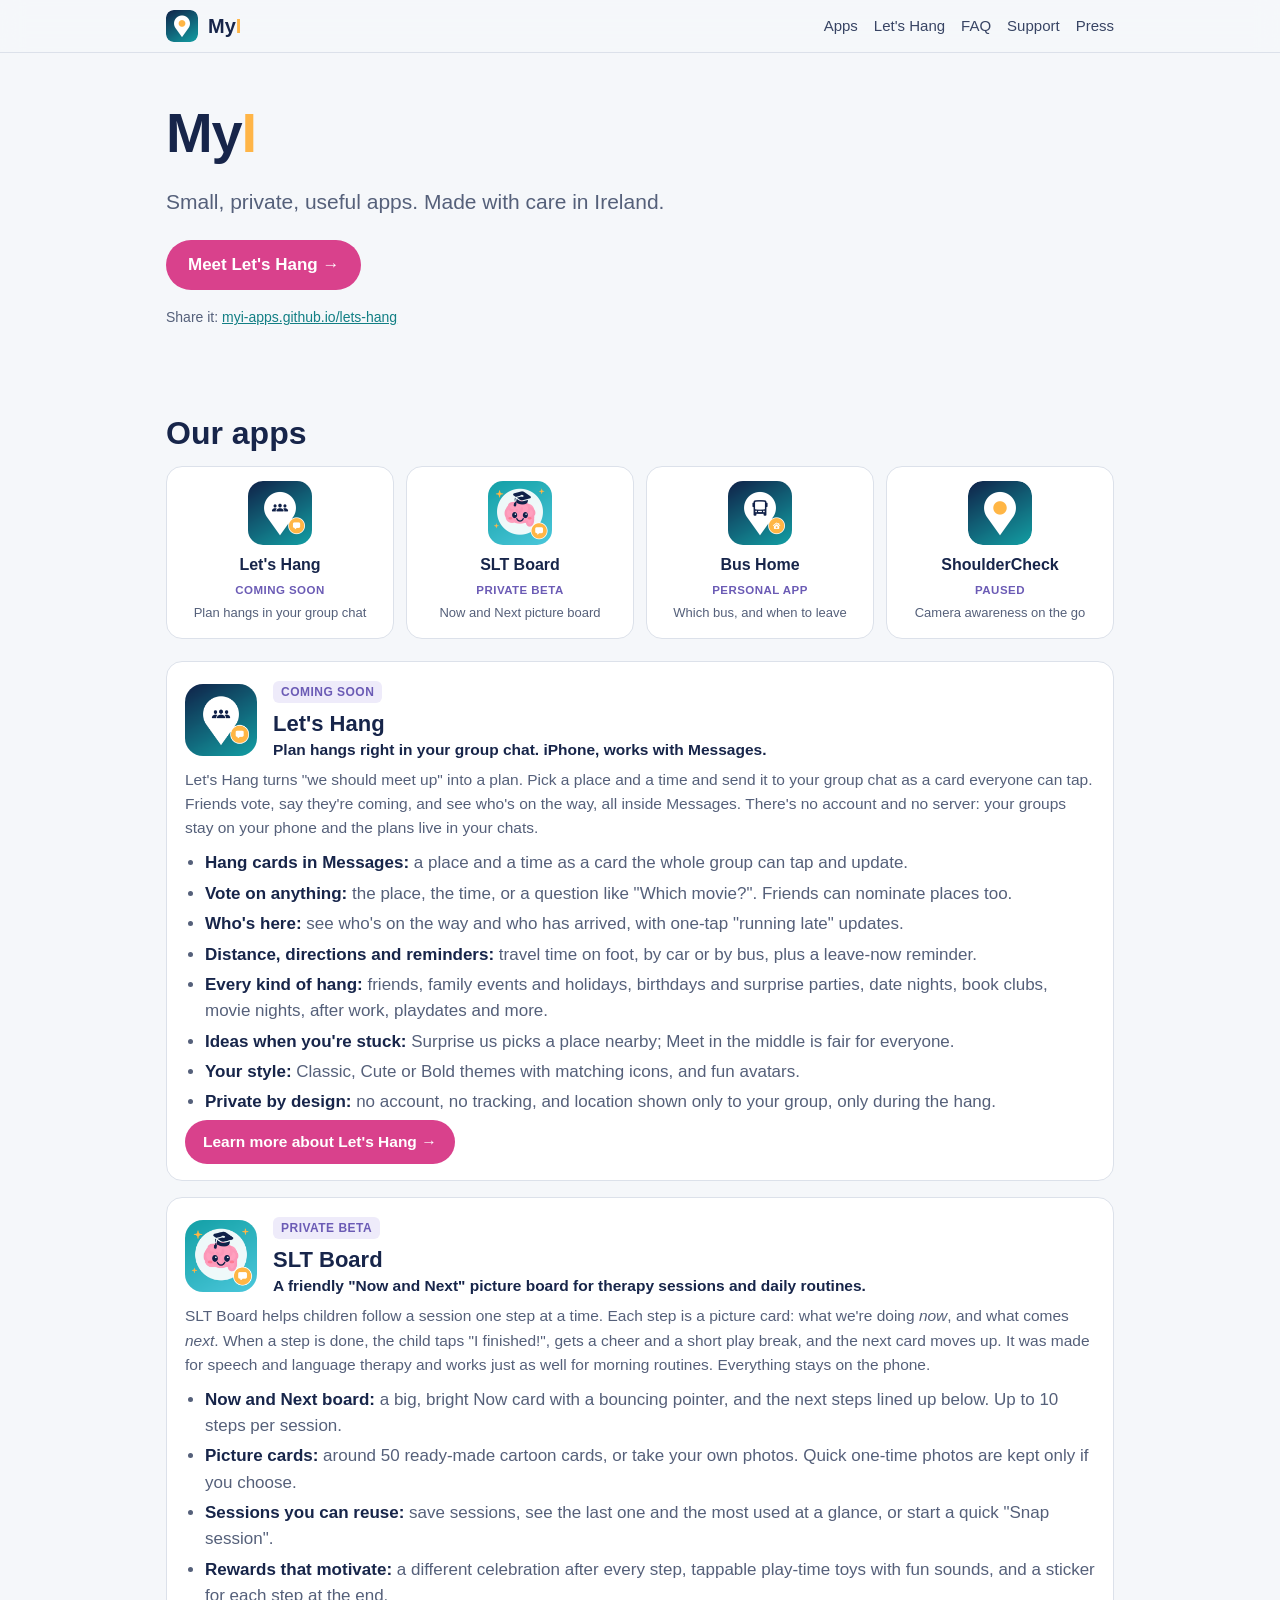
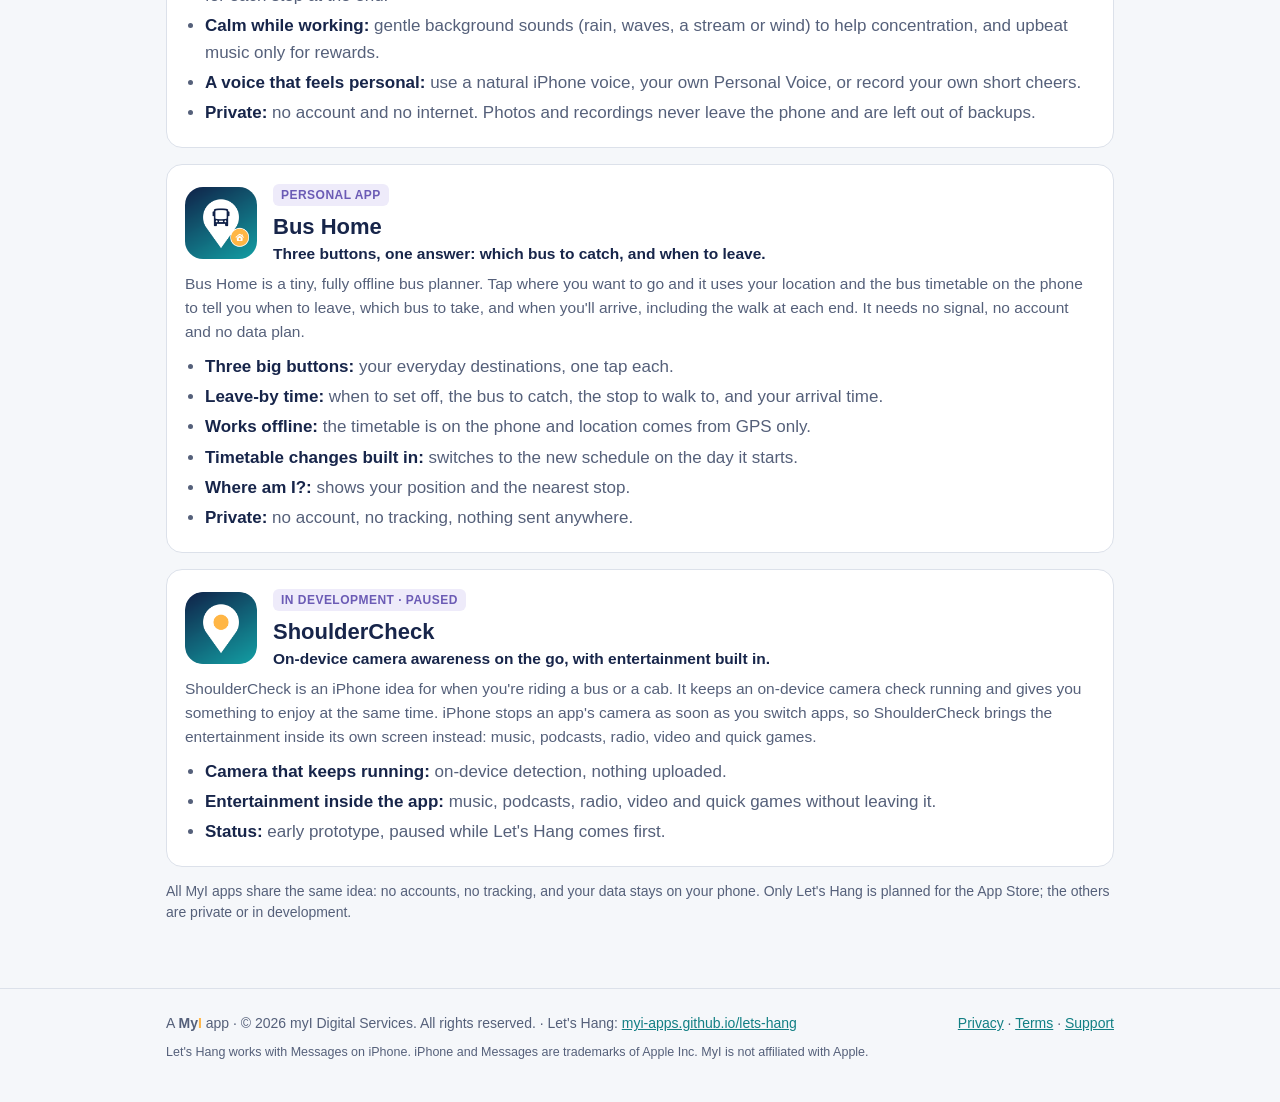
<file: index.html>
<!doctype html>
<html lang="en" dir="ltr">
<head>
<meta charset="utf-8">
<meta name="viewport" content="width=device-width, initial-scale=1, viewport-fit=cover">
<title>MyI apps</title>
<meta name="description" content="MyI makes small, private, useful apps: Let&#x27;s Hang, SLT Board, Bus Home and ShoulderCheck.">
<meta name="color-scheme" content="light dark">
<meta name="referrer" content="no-referrer">
<link rel="icon" href="assets/img/lets-hang-icon.png">
<link rel="stylesheet" href="assets/css/site.css">
</head>
<body>
<a href="#main" class="wrap" style="position:absolute;left:-999px">Skip to content</a>
<header class="top"><div class="wrap">
<a class="brand" href="index.html"><img src="assets/img/myi-mark.png" alt=""><span><span class="myi">My<span class="i">I</span></span></span></a>
<nav aria-label="Let's Hang"><a href="index.html#apps">Apps</a><a href="lets-hang/">Let's Hang</a><a href="lets-hang/faq.html">FAQ</a><a href="lets-hang/support.html">Support</a><a href="press/">Press</a></nav>
</div></header>
<main id="main" class="wrap">
<section class="hero" style="grid-template-columns:1fr">
<div><h1><span class="myi">My<span class="i">I</span></span></h1>
<p class="lede">Small, private, useful apps. Made with care in Ireland.</p>
<p><a class="btn" href="lets-hang/" style="display:inline-block;padding:12px 22px;border-radius:999px;background:#d9418c;color:#fff;font-weight:700;text-decoration:none">Meet Let's Hang →</a></p>
<p style="font-size:14px;color:var(--muted,#666)">Share it: <a href="lets-hang/">myi-apps.github.io/lets-hang</a></p></div></section>
<h2 id="apps">Our apps</h2>
<div class="tiles"><a class="tile" href="#lets-hang"><img src="assets/img/lets-hang-icon.png" alt="" width="64" height="64"><b>Let's Hang</b><span class="st">Coming soon</span><span class="ln">Plan hangs in your group chat</span></a><a class="tile" href="#slt-board"><img src="assets/img/slt-board-icon.png" alt="" width="64" height="64"><b>SLT Board</b><span class="st">Private beta</span><span class="ln">Now and Next picture board</span></a><a class="tile" href="#bus-home"><img src="assets/img/bus-home-icon.png" alt="" width="64" height="64"><b>Bus Home</b><span class="st">Personal app</span><span class="ln">Which bus, and when to leave</span></a><a class="tile" href="#shouldercheck"><img src="assets/img/myi-mark.png" alt="" width="64" height="64"><b>ShoulderCheck</b><span class="st">Paused</span><span class="ln">Camera awareness on the go</span></a></div>
<div class="apps"><article class="card app" id="lets-hang">
<div class="apphead"><img src="assets/img/lets-hang-icon.png" alt="" width="72" height="72">
<div><span class="badge coming">Coming soon</span><h3>Let's Hang</h3><p class="tag">Plan hangs right in your group chat. iPhone, works with Messages.</p></div></div>
<p>Let's Hang turns "we should meet up" into a plan. Pick a place and a time and send it to your group chat as a card everyone can tap. Friends vote, say they're coming, and see who's on the way, all inside Messages. There's no account and no server: your groups stay on your phone and the plans live in your chats.</p><ul class="feats"><li><strong>Hang cards in Messages:</strong> a place and a time as a card the whole group can tap and update.</li><li><strong>Vote on anything:</strong> the place, the time, or a question like "Which movie?". Friends can nominate places too.</li><li><strong>Who's here:</strong> see who's on the way and who has arrived, with one-tap "running late" updates.</li><li><strong>Distance, directions and reminders:</strong> travel time on foot, by car or by bus, plus a leave-now reminder.</li><li><strong>Every kind of hang:</strong> friends, family events and holidays, birthdays and surprise parties, date nights, book clubs, movie nights, after work, playdates and more.</li><li><strong>Ideas when you're stuck:</strong> Surprise us picks a place nearby; Meet in the middle is fair for everyone.</li><li><strong>Your style:</strong> Classic, Cute or Bold themes with matching icons, and fun avatars.</li><li><strong>Private by design:</strong> no account, no tracking, and location shown only to your group, only during the hang.</li></ul><p><a class="btn" href="lets-hang/" style="display:inline-block;padding:10px 18px;border-radius:999px;background:#d9418c;color:#fff;font-weight:700;text-decoration:none">Learn more about Let's Hang →</a></p></article><article class="card app" id="slt-board">
<div class="apphead"><img src="assets/img/slt-board-icon.png" alt="" width="72" height="72">
<div><span class="badge coming">Private beta</span><h3>SLT Board</h3><p class="tag">A friendly "Now and Next" picture board for therapy sessions and daily routines.</p></div></div>
<p>SLT Board helps children follow a session one step at a time. Each step is a picture card: what we're doing <em>now</em>, and what comes <em>next</em>. When a step is done, the child taps "I finished!", gets a cheer and a short play break, and the next card moves up. It was made for speech and language therapy and works just as well for morning routines. Everything stays on the phone.</p><ul class="feats"><li><strong>Now and Next board:</strong> a big, bright Now card with a bouncing pointer, and the next steps lined up below. Up to 10 steps per session.</li><li><strong>Picture cards:</strong> around 50 ready-made cartoon cards, or take your own photos. Quick one-time photos are kept only if you choose.</li><li><strong>Sessions you can reuse:</strong> save sessions, see the last one and the most used at a glance, or start a quick "Snap session".</li><li><strong>Rewards that motivate:</strong> a different celebration after every step, tappable play-time toys with fun sounds, and a sticker for each step at the end.</li><li><strong>Calm while working:</strong> gentle background sounds (rain, waves, a stream or wind) to help concentration, and upbeat music only for rewards.</li><li><strong>A voice that feels personal:</strong> use a natural iPhone voice, your own Personal Voice, or record your own short cheers.</li><li><strong>Private:</strong> no account and no internet. Photos and recordings never leave the phone and are left out of backups.</li></ul></article><article class="card app" id="bus-home">
<div class="apphead"><img src="assets/img/bus-home-icon.png" alt="" width="72" height="72">
<div><span class="badge coming">Personal app</span><h3>Bus Home</h3><p class="tag">Three buttons, one answer: which bus to catch, and when to leave.</p></div></div>
<p>Bus Home is a tiny, fully offline bus planner. Tap where you want to go and it uses your location and the bus timetable on the phone to tell you when to leave, which bus to take, and when you'll arrive, including the walk at each end. It needs no signal, no account and no data plan.</p><ul class="feats"><li><strong>Three big buttons:</strong> your everyday destinations, one tap each.</li><li><strong>Leave-by time:</strong> when to set off, the bus to catch, the stop to walk to, and your arrival time.</li><li><strong>Works offline:</strong> the timetable is on the phone and location comes from GPS only.</li><li><strong>Timetable changes built in:</strong> switches to the new schedule on the day it starts.</li><li><strong>Where am I?:</strong> shows your position and the nearest stop.</li><li><strong>Private:</strong> no account, no tracking, nothing sent anywhere.</li></ul></article><article class="card app" id="shouldercheck">
<div class="apphead"><img src="assets/img/myi-mark.png" alt="" width="72" height="72">
<div><span class="badge coming">In development · paused</span><h3>ShoulderCheck</h3><p class="tag">On-device camera awareness on the go, with entertainment built in.</p></div></div>
<p>ShoulderCheck is an iPhone idea for when you're riding a bus or a cab. It keeps an on-device camera check running and gives you something to enjoy at the same time. iPhone stops an app's camera as soon as you switch apps, so ShoulderCheck brings the entertainment inside its own screen instead: music, podcasts, radio, video and quick games.</p><ul class="feats"><li><strong>Camera that keeps running:</strong> on-device detection, nothing uploaded.</li><li><strong>Entertainment inside the app:</strong> music, podcasts, radio, video and quick games without leaving it.</li><li><strong>Status:</strong> early prototype, paused while Let's Hang comes first.</li></ul></article></div>
<p style="font-size:14px;color:var(--muted)">All MyI apps share the same idea: no accounts, no tracking, and your data stays on your phone. Only Let's Hang is planned for the App Store; the others are private or in development.</p>
</main>
<footer><div class="wrap"><span>A <span class="myi">My<span class="i">I</span></span> app · © 2026 myI Digital Services. All rights reserved. · Let's Hang: <a href="https://myi-apps.github.io/lets-hang/">myi-apps.github.io/lets-hang</a></span>
<span><a href="lets-hang/privacy.html">Privacy</a> · <a href="lets-hang/terms.html">Terms</a> · <a href="lets-hang/support.html">Support</a></span></div>
<div class="wrap" style="margin-top:8px;font-size:12.5px">Let's Hang works with Messages on iPhone. iPhone and Messages are trademarks of Apple Inc. MyI is not affiliated with Apple.</div></footer>
</body>
</html>
</file>
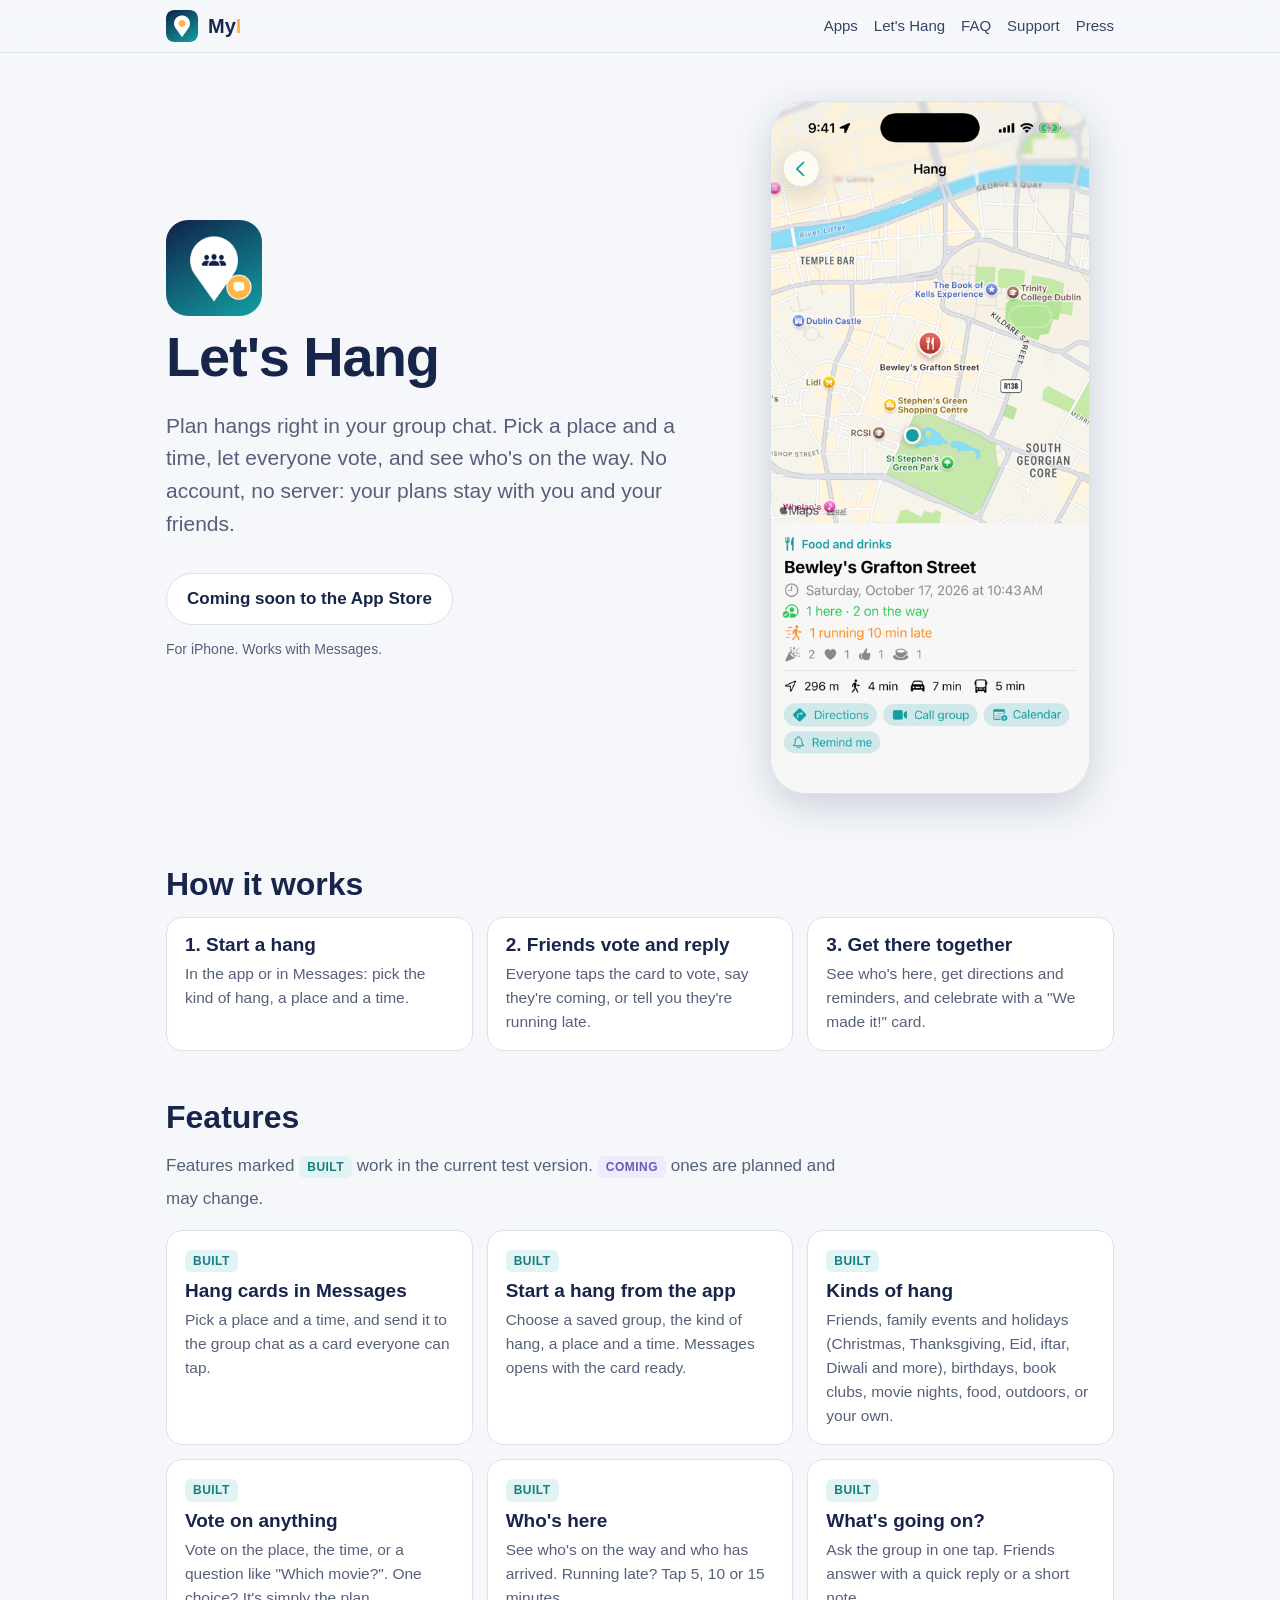
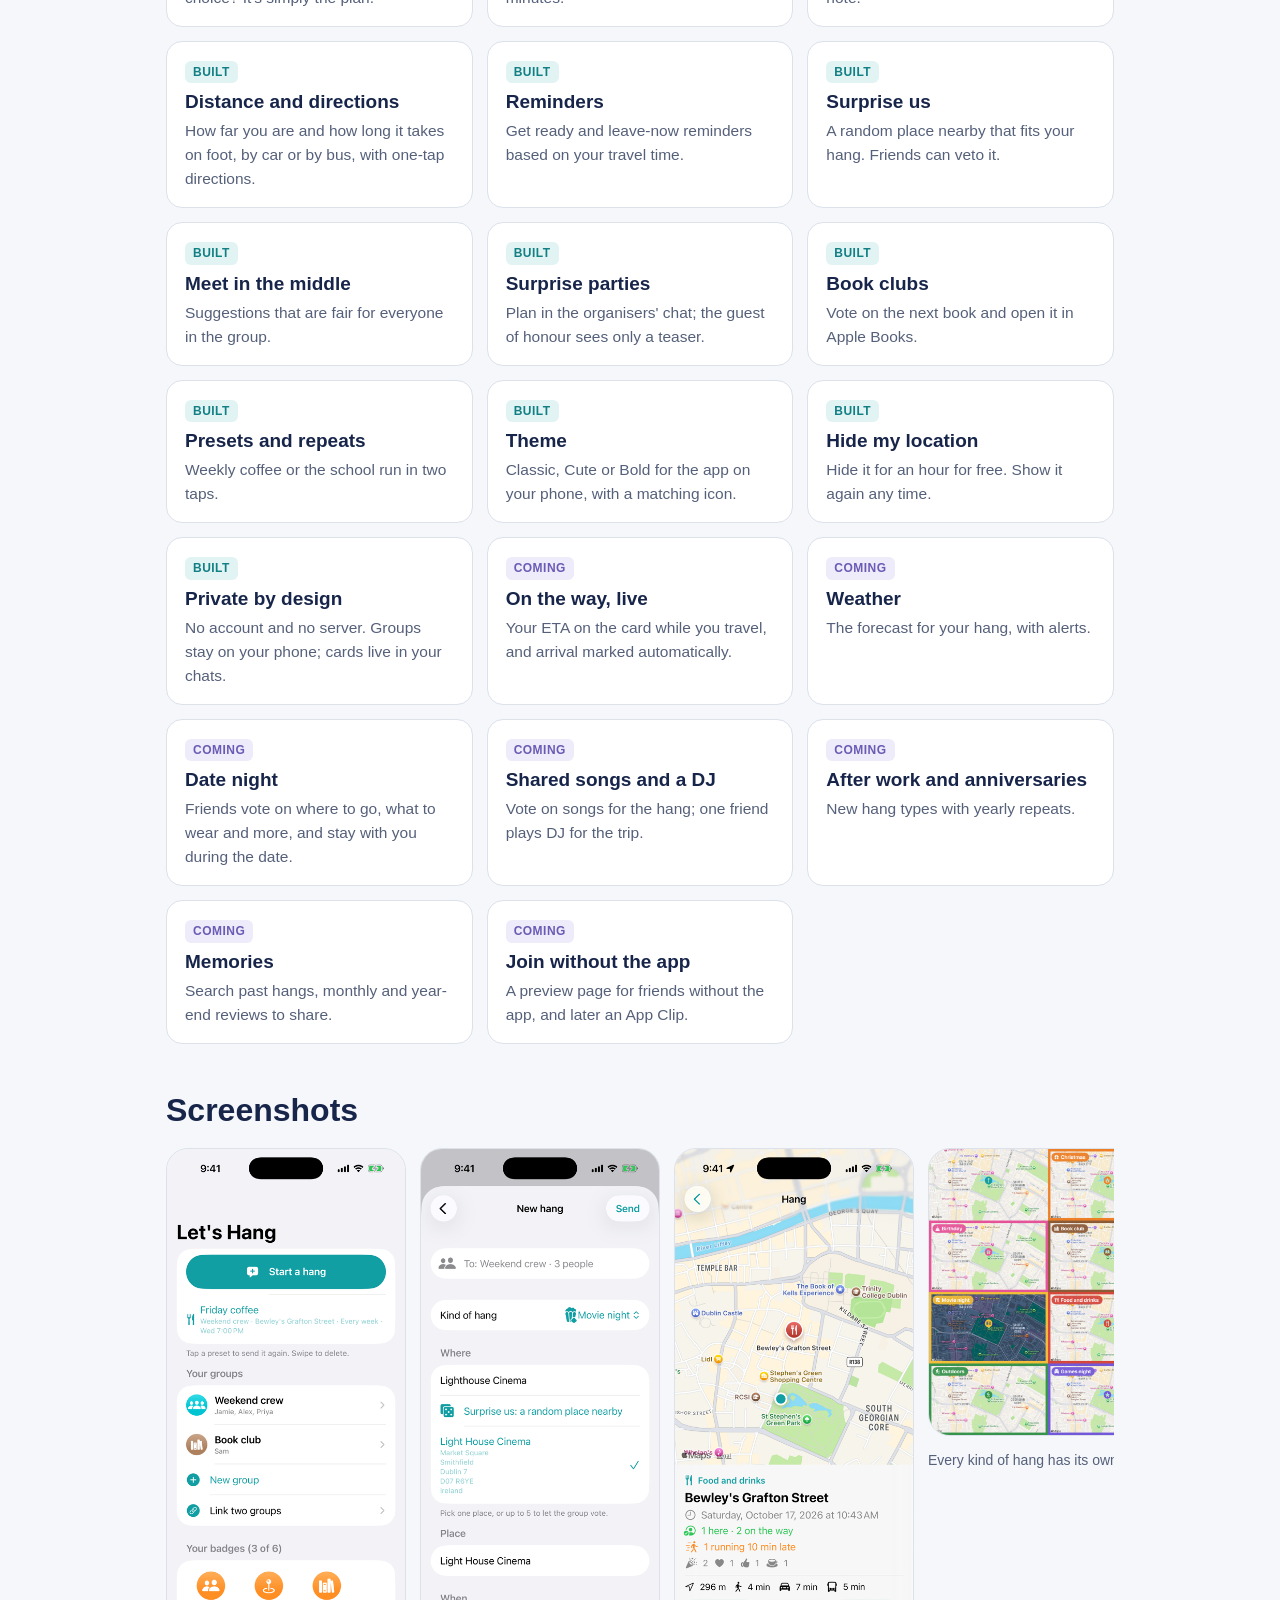
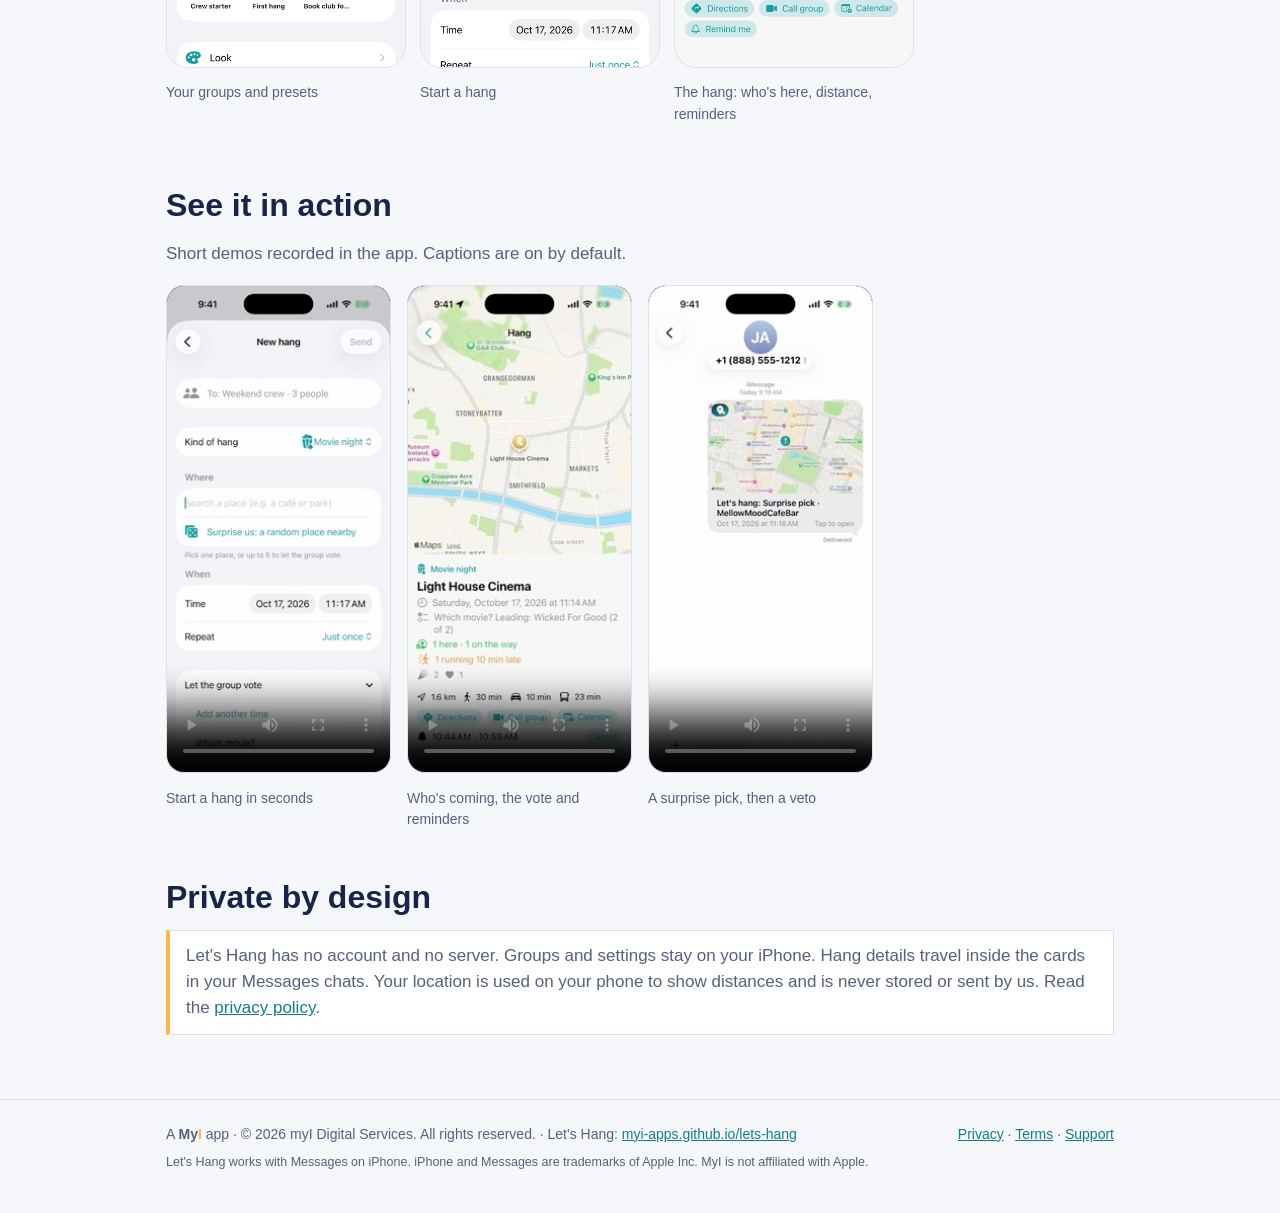
<file: lets-hang/index.html>
<!doctype html>
<html lang="en" dir="ltr">
<head>
<meta charset="utf-8">
<meta name="viewport" content="width=device-width, initial-scale=1, viewport-fit=cover">
<title>Let&#x27;s Hang for iPhone</title>
<meta name="description" content="Plan hangs right in your group chat: cards in Messages, votes, arrivals and reminders. No account, no server.">
<meta name="color-scheme" content="light dark">
<meta name="referrer" content="no-referrer">
<link rel="icon" href="../assets/img/lets-hang-icon.png">
<link rel="stylesheet" href="../assets/css/site.css">
</head>
<body>
<a href="#main" class="wrap" style="position:absolute;left:-999px">Skip to content</a>
<header class="top"><div class="wrap">
<a class="brand" href="../index.html"><img src="../assets/img/myi-mark.png" alt=""><span><span class="myi">My<span class="i">I</span></span></span></a>
<nav aria-label="Let's Hang"><a href="../index.html#apps">Apps</a><a href="../lets-hang/">Let's Hang</a><a href="../lets-hang/faq.html">FAQ</a><a href="../lets-hang/support.html">Support</a><a href="../press/">Press</a></nav>
</div></header>
<main id="main" class="wrap">

<section class="hero">
<div>
<img src="../assets/img/lets-hang-icon.png" alt="Let's Hang app icon" width="96" height="96" style="border-radius:22px">
<h1>Let's Hang</h1>
<p class="lede">Plan hangs right in your group chat. Pick a place and a time, let everyone vote, and see who's on the way. No account, no server: your plans stay with you and your friends.</p>
<a class="cta soon" href="#" aria-disabled="true">Coming soon to the App Store</a>
<p style="font-size:14px;color:var(--muted)">For iPhone. Works with Messages.</p>
</div>
<img class="phone" src="media/hang.png" alt="A hang in Let's Hang showing the place, time, who's on the way and distance">
</section>

<h2>How it works</h2>
<div class="grid">
<div class="card"><h3>1. Start a hang</h3><p>In the app or in Messages: pick the kind of hang, a place and a time.</p></div>
<div class="card"><h3>2. Friends vote and reply</h3><p>Everyone taps the card to vote, say they're coming, or tell you they're running late.</p></div>
<div class="card"><h3>3. Get there together</h3><p>See who's here, get directions and reminders, and celebrate with a "We made it!" card.</p></div>
</div>

<h2>Features</h2>
<p class="lede" style="font-size:17px">Features marked <span class="badge built">Built</span> work in the current test version. <span class="badge coming">Coming</span> ones are planned and may change.</p>
<div class="grid"><div class="card"><span class="badge built">Built</span><h3>Hang cards in Messages</h3><p>Pick a place and a time, and send it to the group chat as a card everyone can tap.</p></div><div class="card"><span class="badge built">Built</span><h3>Start a hang from the app</h3><p>Choose a saved group, the kind of hang, a place and a time. Messages opens with the card ready.</p></div><div class="card"><span class="badge built">Built</span><h3>Kinds of hang</h3><p>Friends, family events and holidays (Christmas, Thanksgiving, Eid, iftar, Diwali and more), birthdays, book clubs, movie nights, food, outdoors, or your own.</p></div><div class="card"><span class="badge built">Built</span><h3>Vote on anything</h3><p>Vote on the place, the time, or a question like "Which movie?". One choice? It's simply the plan.</p></div><div class="card"><span class="badge built">Built</span><h3>Who's here</h3><p>See who's on the way and who has arrived. Running late? Tap 5, 10 or 15 minutes.</p></div><div class="card"><span class="badge built">Built</span><h3>What's going on?</h3><p>Ask the group in one tap. Friends answer with a quick reply or a short note.</p></div><div class="card"><span class="badge built">Built</span><h3>Distance and directions</h3><p>How far you are and how long it takes on foot, by car or by bus, with one-tap directions.</p></div><div class="card"><span class="badge built">Built</span><h3>Reminders</h3><p>Get ready and leave-now reminders based on your travel time.</p></div><div class="card"><span class="badge built">Built</span><h3>Surprise us</h3><p>A random place nearby that fits your hang. Friends can veto it.</p></div><div class="card"><span class="badge built">Built</span><h3>Meet in the middle</h3><p>Suggestions that are fair for everyone in the group.</p></div><div class="card"><span class="badge built">Built</span><h3>Surprise parties</h3><p>Plan in the organisers' chat; the guest of honour sees only a teaser.</p></div><div class="card"><span class="badge built">Built</span><h3>Book clubs</h3><p>Vote on the next book and open it in Apple Books.</p></div><div class="card"><span class="badge built">Built</span><h3>Presets and repeats</h3><p>Weekly coffee or the school run in two taps.</p></div><div class="card"><span class="badge built">Built</span><h3>Theme</h3><p>Classic, Cute or Bold for the app on your phone, with a matching icon.</p></div><div class="card"><span class="badge built">Built</span><h3>Hide my location</h3><p>Hide it for an hour for free. Show it again any time.</p></div><div class="card"><span class="badge built">Built</span><h3>Private by design</h3><p>No account and no server. Groups stay on your phone; cards live in your chats.</p></div><div class="card"><span class="badge coming">Coming</span><h3>On the way, live</h3><p>Your ETA on the card while you travel, and arrival marked automatically.</p></div><div class="card"><span class="badge coming">Coming</span><h3>Weather</h3><p>The forecast for your hang, with alerts.</p></div><div class="card"><span class="badge coming">Coming</span><h3>Date night</h3><p>Friends vote on where to go, what to wear and more, and stay with you during the date.</p></div><div class="card"><span class="badge coming">Coming</span><h3>Shared songs and a DJ</h3><p>Vote on songs for the hang; one friend plays DJ for the trip.</p></div><div class="card"><span class="badge coming">Coming</span><h3>After work and anniversaries</h3><p>New hang types with yearly repeats.</p></div><div class="card"><span class="badge coming">Coming</span><h3>Memories</h3><p>Search past hangs, monthly and year-end reviews to share.</p></div><div class="card"><span class="badge coming">Coming</span><h3>Join without the app</h3><p>A preview page for friends without the app, and later an App Clip.</p></div></div>

<h2>Screenshots</h2>
<div class="shots"><figure><img src="media/home.png" alt="Your groups and presets" loading="lazy"><figcaption>Your groups and presets</figcaption></figure><figure><img src="media/new-hang.png" alt="Start a hang" loading="lazy"><figcaption>Start a hang</figcaption></figure><figure><img src="media/hang.png" alt="The hang: who&#x27;s here, distance, reminders" loading="lazy"><figcaption>The hang: who&#x27;s here, distance, reminders</figcaption></figure><figure><img src="media/card-looks.png" alt="Every kind of hang has its own card" loading="lazy"><figcaption>Every kind of hang has its own card</figcaption></figure></div>

<h2>See it in action</h2>
<p style="color:var(--muted)">Short demos recorded in the app. Captions are on by default.</p>
<div class="videos"><figure style="margin:0"><video controls playsinline preload="metadata" poster="media/start-a-hang.jpg"><source src="media/start-a-hang.mp4" type="video/mp4"><track kind="captions" src="media/start-a-hang.vtt" srclang="en" label="English" default></video><figcaption>Start a hang in seconds</figcaption></figure><figure style="margin:0"><video controls playsinline preload="metadata" poster="media/hang.jpg"><source src="media/hang.mp4" type="video/mp4"><track kind="captions" src="media/hang.vtt" srclang="en" label="English" default></video><figcaption>Who&#x27;s coming, the vote and reminders</figcaption></figure><figure style="margin:0"><video controls playsinline preload="metadata" poster="media/surprise.jpg"><source src="media/surprise.mp4" type="video/mp4"><track kind="captions" src="media/surprise.vtt" srclang="en" label="English" default></video><figcaption>A surprise pick, then a veto</figcaption></figure></div>

<h2>Private by design</h2>
<div class="note">Let's Hang has no account and no server. Groups and settings stay on your iPhone. Hang details travel inside the cards in your Messages chats. Your location is used on your phone to show distances and is never stored or sent by us. Read the <a href="privacy.html">privacy policy</a>.</div>

</main>
<footer><div class="wrap"><span>A <span class="myi">My<span class="i">I</span></span> app · © 2026 myI Digital Services. All rights reserved. · Let's Hang: <a href="https://myi-apps.github.io/lets-hang/">myi-apps.github.io/lets-hang</a></span>
<span><a href="../lets-hang/privacy.html">Privacy</a> · <a href="../lets-hang/terms.html">Terms</a> · <a href="../lets-hang/support.html">Support</a></span></div>
<div class="wrap" style="margin-top:8px;font-size:12.5px">Let's Hang works with Messages on iPhone. iPhone and Messages are trademarks of Apple Inc. MyI is not affiliated with Apple.</div></footer>
</body>
</html>
</file>
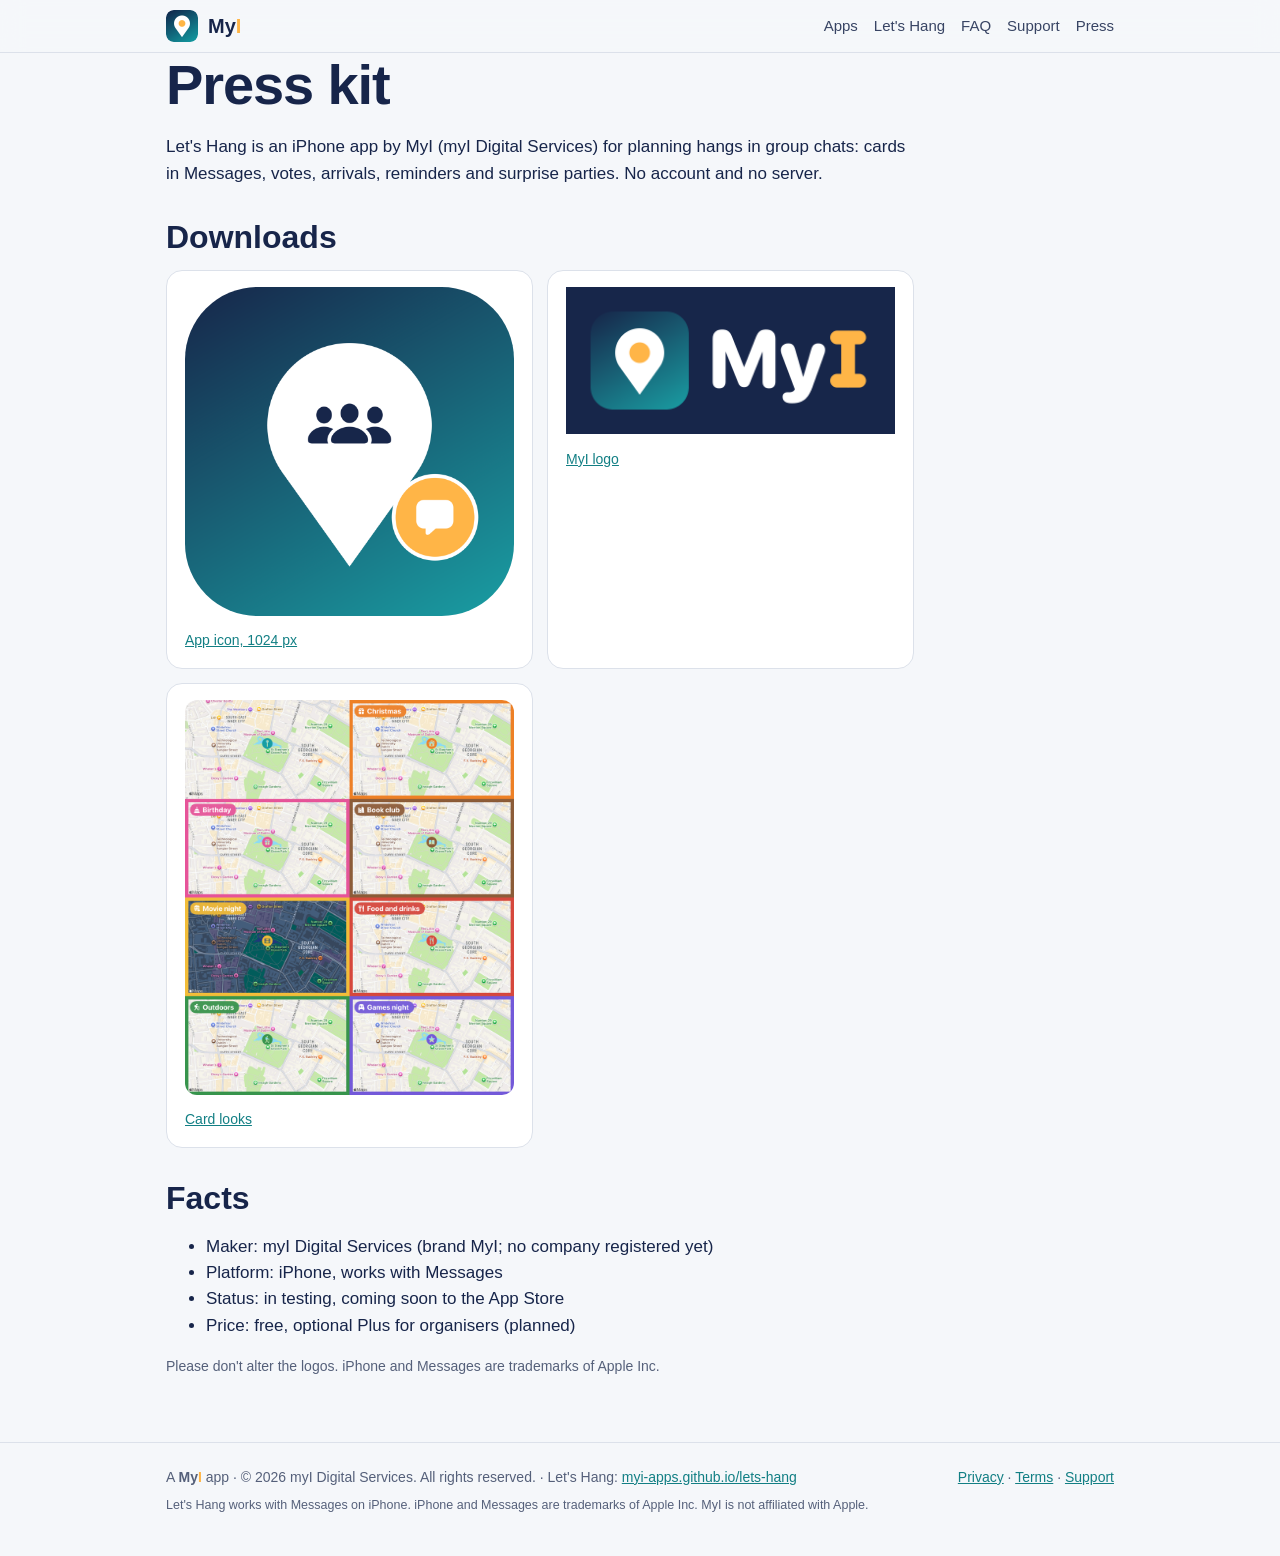
<file: press/index.html>
<!doctype html>
<html lang="en" dir="ltr">
<head>
<meta charset="utf-8">
<meta name="viewport" content="width=device-width, initial-scale=1, viewport-fit=cover">
<title>MyI press kit</title>
<meta name="description" content="Press kit for Let&#x27;s Hang by MyI.">
<meta name="color-scheme" content="light dark">
<meta name="referrer" content="no-referrer">
<link rel="icon" href="../assets/img/lets-hang-icon.png">
<link rel="stylesheet" href="../assets/css/site.css">
</head>
<body>
<a href="#main" class="wrap" style="position:absolute;left:-999px">Skip to content</a>
<header class="top"><div class="wrap">
<a class="brand" href="../index.html"><img src="../assets/img/myi-mark.png" alt=""><span><span class="myi">My<span class="i">I</span></span></span></a>
<nav aria-label="Let's Hang"><a href="../index.html#apps">Apps</a><a href="../lets-hang/">Let's Hang</a><a href="../lets-hang/faq.html">FAQ</a><a href="../lets-hang/support.html">Support</a><a href="../press/">Press</a></nav>
</div></header>
<main id="main" class="wrap">
<div class="prose"><h1>Press kit</h1>
<p>Let's Hang is an iPhone app by MyI (myI Digital Services) for planning hangs in group chats: cards in Messages, votes, arrivals, reminders and surprise parties. No account and no server.</p>
<h2>Downloads</h2><div class="grid">
<figure class="card" style="margin:0"><img src="lets-hang-icon-1024.png" alt="Let's Hang icon" style="width:100%;border-radius:22%"><figcaption><a href="lets-hang-icon-1024.png">App icon, 1024 px</a></figcaption></figure>
<figure class="card" style="margin:0"><img src="myi-logo.png" alt="MyI logo" style="width:100%"><figcaption><a href="myi-logo.png">MyI logo</a></figcaption></figure>
<figure class="card" style="margin:0"><img src="../lets-hang/media/card-looks.png" alt="Card looks for each kind of hang" style="width:100%;border-radius:12px"><figcaption><a href="../lets-hang/media/card-looks.png">Card looks</a></figcaption></figure></div>
<h2>Facts</h2><ul><li>Maker: myI Digital Services (brand MyI; no company registered yet)</li><li>Platform: iPhone, works with Messages</li><li>Status: in testing, coming soon to the App Store</li><li>Price: free, optional Plus for organisers (planned)</li></ul>
<p style="font-size:14px;color:var(--muted)">Please don't alter the logos. iPhone and Messages are trademarks of Apple Inc.</p></div>
</main>
<footer><div class="wrap"><span>A <span class="myi">My<span class="i">I</span></span> app · © 2026 myI Digital Services. All rights reserved. · Let's Hang: <a href="https://myi-apps.github.io/lets-hang/">myi-apps.github.io/lets-hang</a></span>
<span><a href="../lets-hang/privacy.html">Privacy</a> · <a href="../lets-hang/terms.html">Terms</a> · <a href="../lets-hang/support.html">Support</a></span></div>
<div class="wrap" style="margin-top:8px;font-size:12.5px">Let's Hang works with Messages on iPhone. iPhone and Messages are trademarks of Apple Inc. MyI is not affiliated with Apple.</div></footer>
</body>
</html>
</file>
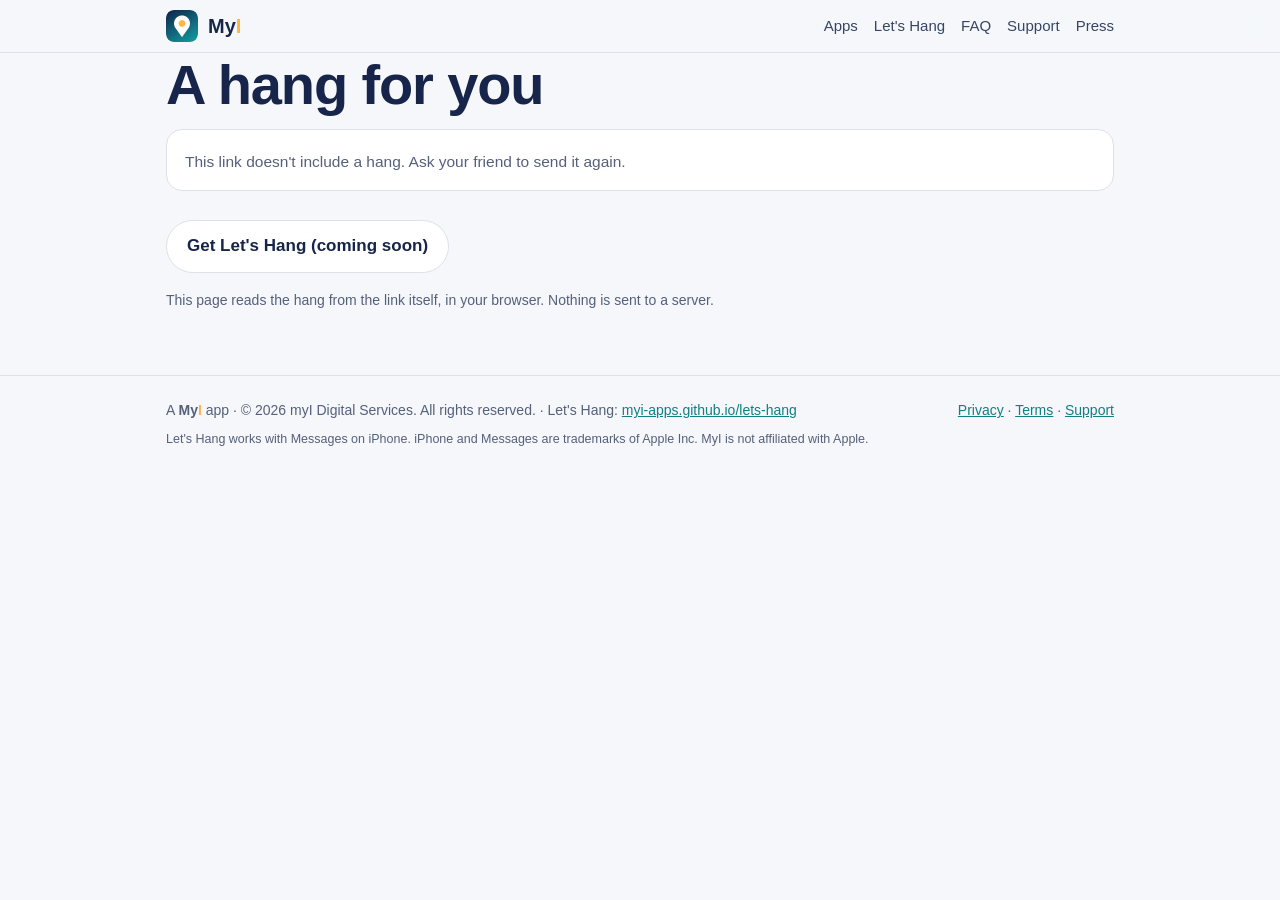
<file: lets-hang/h/index.html>
<!doctype html>
<html lang="en" dir="ltr">
<head>
<meta charset="utf-8">
<meta name="viewport" content="width=device-width, initial-scale=1, viewport-fit=cover">
<title>A hang for you</title>
<meta name="description" content="See a hang a friend sent you.">
<meta name="color-scheme" content="light dark">
<meta name="referrer" content="no-referrer">
<link rel="icon" href="../../assets/img/lets-hang-icon.png">
<link rel="stylesheet" href="../../assets/css/site.css">
</head>
<body>
<a href="#main" class="wrap" style="position:absolute;left:-999px">Skip to content</a>
<header class="top"><div class="wrap">
<a class="brand" href="../../index.html"><img src="../../assets/img/myi-mark.png" alt=""><span><span class="myi">My<span class="i">I</span></span></span></a>
<nav aria-label="Let's Hang"><a href="../../index.html#apps">Apps</a><a href="../../lets-hang/">Let's Hang</a><a href="../../lets-hang/faq.html">FAQ</a><a href="../../lets-hang/support.html">Support</a><a href="../../press/">Press</a></nav>
</div></header>
<main id="main" class="wrap">
<h1>A hang for you</h1>
<div id="hang" class="card" aria-live="polite"><p>Loading the hang…</p></div>
<p><a class="cta soon" href="../" >Get Let's Hang (coming soon)</a></p>
<p style="color:var(--muted);font-size:14px">This page reads the hang from the link itself, in your browser. Nothing is sent to a server.</p>
<noscript><p>Turn on JavaScript to see the hang details.</p></noscript>
<script>
function renderHang(){
  var box=document.getElementById('hang');
  function esc(s){var d=document.createElement('div');d.textContent=s;return d.innerHTML;}
  var raw=location.hash.slice(1);
  if(!raw){box.innerHTML='<p>This link doesn\'t include a hang. Ask your friend to send it again.</p>';return;}
  var p=new URLSearchParams(raw);
  // Surprise hangs: only the teaser (decoy) message, never the real plan.
  if(p.get('sf')!==null||p.get('m')!==null){box.innerHTML='<h3>Something is being planned</h3><p>'+esc((p.get('m')||'Keep the date free!').slice(0,120))+'</p>';return;}
  var places=p.getAll('p').slice(0,5).map(function(v){var parts=v.split(',');return parts.slice(2).join(',');}).filter(Boolean);
  var t=parseInt(p.get('t')||'',10);
  var when=isNaN(t)?'Time to be decided':new Date(t*1000).toLocaleString(undefined,{weekday:'long',day:'numeric',month:'long',hour:'numeric',minute:'2-digit'});
  var types={f:'Friends hang',fe:'Family event',b:'Birthday',bk:'Book club',mv:'Movie night',fd:'Food and drinks',od:'Outdoors',c:'Hang'};
  var type=types[p.get('ty')]||'Hang';
  if(p.get('ty')==='c'&&p.get('tn'))type=p.get('tn').slice(0,30);
  var html='<span class="badge built">'+esc(type)+'</span>';
  if(places.length>1){html+='<h3>Vote on the place</h3><ul>'+places.map(function(x){return '<li>'+esc(x)+'</li>';}).join('')+'</ul>';}
  else if(places.length===1){html+='<h3>'+esc(places[0])+'</h3>';}
  html+='<p>'+esc(when)+'</p>';
  var q=p.get('q');if(q){html+='<p><strong>'+esc(q.slice(0,60))+'</strong> '+p.getAll('c').slice(0,5).map(esc).join(' · ')+'</p>';}
  html+='<p style="font-size:14px">To vote or say you\'re coming, open the card in Messages with Let\'s Hang on your iPhone.</p>';
  box.innerHTML=html; // never shows locations, arrivals, notes or anything private
}
renderHang();
window.addEventListener('hashchange', renderHang);   // a new link in the same tab re-reads the hang
</script>
</main>
<footer><div class="wrap"><span>A <span class="myi">My<span class="i">I</span></span> app · © 2026 myI Digital Services. All rights reserved. · Let's Hang: <a href="https://myi-apps.github.io/lets-hang/">myi-apps.github.io/lets-hang</a></span>
<span><a href="../../lets-hang/privacy.html">Privacy</a> · <a href="../../lets-hang/terms.html">Terms</a> · <a href="../../lets-hang/support.html">Support</a></span></div>
<div class="wrap" style="margin-top:8px;font-size:12.5px">Let's Hang works with Messages on iPhone. iPhone and Messages are trademarks of Apple Inc. MyI is not affiliated with Apple.</div></footer>
</body>
</html>
</file>
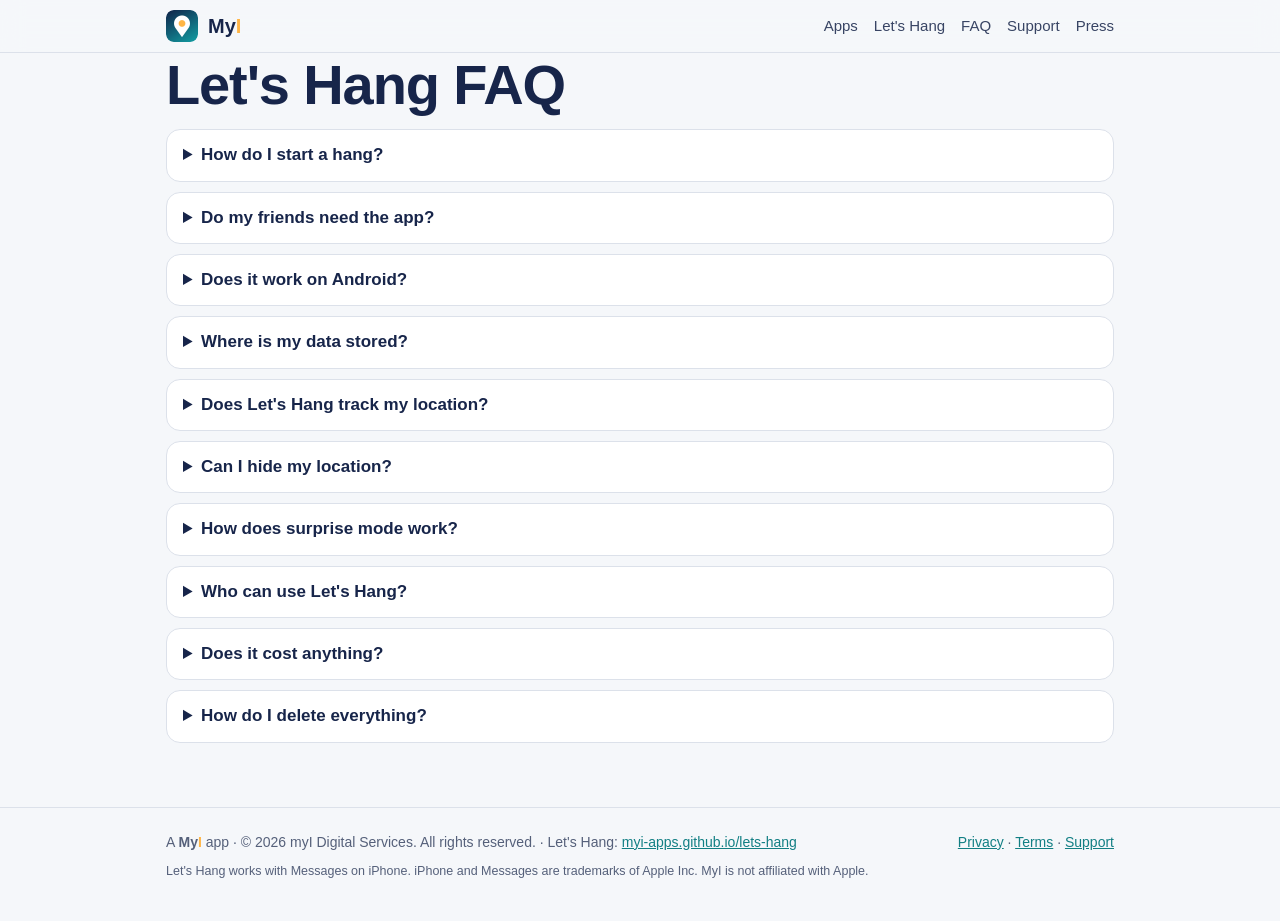
<file: lets-hang/faq.html>
<!doctype html>
<html lang="en" dir="ltr">
<head>
<meta charset="utf-8">
<meta name="viewport" content="width=device-width, initial-scale=1, viewport-fit=cover">
<title>Let&#x27;s Hang FAQ</title>
<meta name="description" content="Answers to common questions about Let&#x27;s Hang.">
<meta name="color-scheme" content="light dark">
<meta name="referrer" content="no-referrer">
<link rel="icon" href="../assets/img/lets-hang-icon.png">
<link rel="stylesheet" href="../assets/css/site.css">
</head>
<body>
<a href="#main" class="wrap" style="position:absolute;left:-999px">Skip to content</a>
<header class="top"><div class="wrap">
<a class="brand" href="../index.html"><img src="../assets/img/myi-mark.png" alt=""><span><span class="myi">My<span class="i">I</span></span></span></a>
<nav aria-label="Let's Hang"><a href="../index.html#apps">Apps</a><a href="../lets-hang/">Let's Hang</a><a href="../lets-hang/faq.html">FAQ</a><a href="../lets-hang/support.html">Support</a><a href="../press/">Press</a></nav>
</div></header>
<main id="main" class="wrap">
<h1>Let's Hang FAQ</h1><details><summary>How do I start a hang?</summary><p>Tap Start a hang in the app, pick a group (or choose the chat in Messages), the kind of hang, a place and a time, then Send. In Messages you can also tap +, choose Let&#x27;s Hang, then New hang.</p></details><details><summary>Do my friends need the app?</summary><p>To vote or update a card in Messages, yes: they need Let&#x27;s Hang on their iPhone. Friends without it see the card&#x27;s picture and text. A preview page for friends without the app is on the way.</p></details><details><summary>Does it work on Android?</summary><p>Not yet. Cards are an iMessage feature.</p></details><details><summary>Where is my data stored?</summary><p>Only on your iPhone. Hang details travel inside the cards in your Messages chats. Let&#x27;s Hang has no server and no account.</p></details><details><summary>Does Let&#x27;s Hang track my location?</summary><p>No. Your location is used on your phone, while you use the app, to show distances and travel times. It isn&#x27;t saved or sent anywhere.</p></details><details><summary>Can I hide my location?</summary><p>Yes. On the hang card, tap Hide my location: free for an hour at a time, longer with Plus. Show it again any time, free and instant.</p></details><details><summary>How does surprise mode work?</summary><p>Plan the real hang in the organisers&#x27; chat with &quot;It&#x27;s a surprise&quot; on. In the guest of honour&#x27;s chat, send a Surprise teaser that shows only what you choose.</p></details><details><summary>Who can use Let&#x27;s Hang?</summary><p>People aged 13 and over.</p></details><details><summary>Does it cost anything?</summary><p>Let&#x27;s Hang is free. An optional Plus subscription for organisers is planned; friends you invite never pay.</p></details><details><summary>How do I delete everything?</summary><p>In the app: Your data and privacy, then Delete everything. Cards already sent stay in your chats; delete them in Messages.</p></details>
</main>
<footer><div class="wrap"><span>A <span class="myi">My<span class="i">I</span></span> app · © 2026 myI Digital Services. All rights reserved. · Let's Hang: <a href="https://myi-apps.github.io/lets-hang/">myi-apps.github.io/lets-hang</a></span>
<span><a href="../lets-hang/privacy.html">Privacy</a> · <a href="../lets-hang/terms.html">Terms</a> · <a href="../lets-hang/support.html">Support</a></span></div>
<div class="wrap" style="margin-top:8px;font-size:12.5px">Let's Hang works with Messages on iPhone. iPhone and Messages are trademarks of Apple Inc. MyI is not affiliated with Apple.</div></footer>
</body>
</html>
</file>
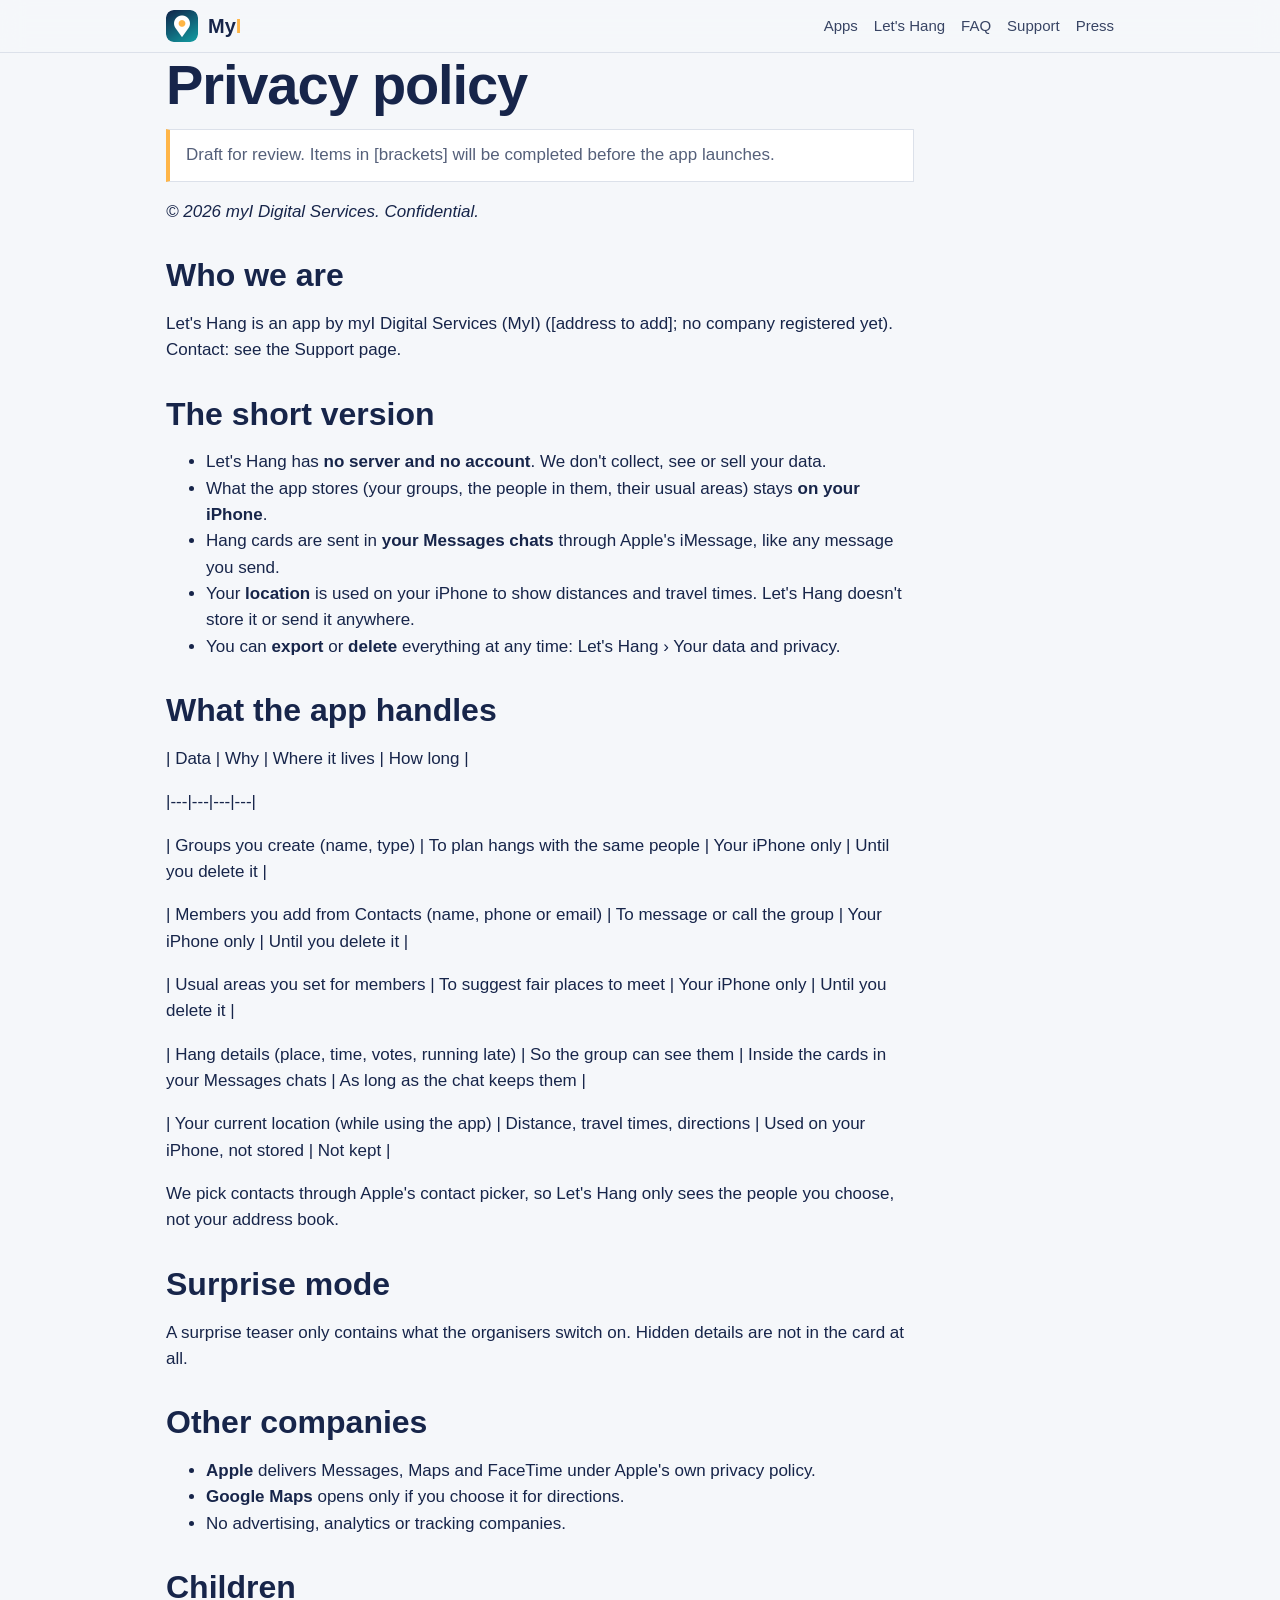
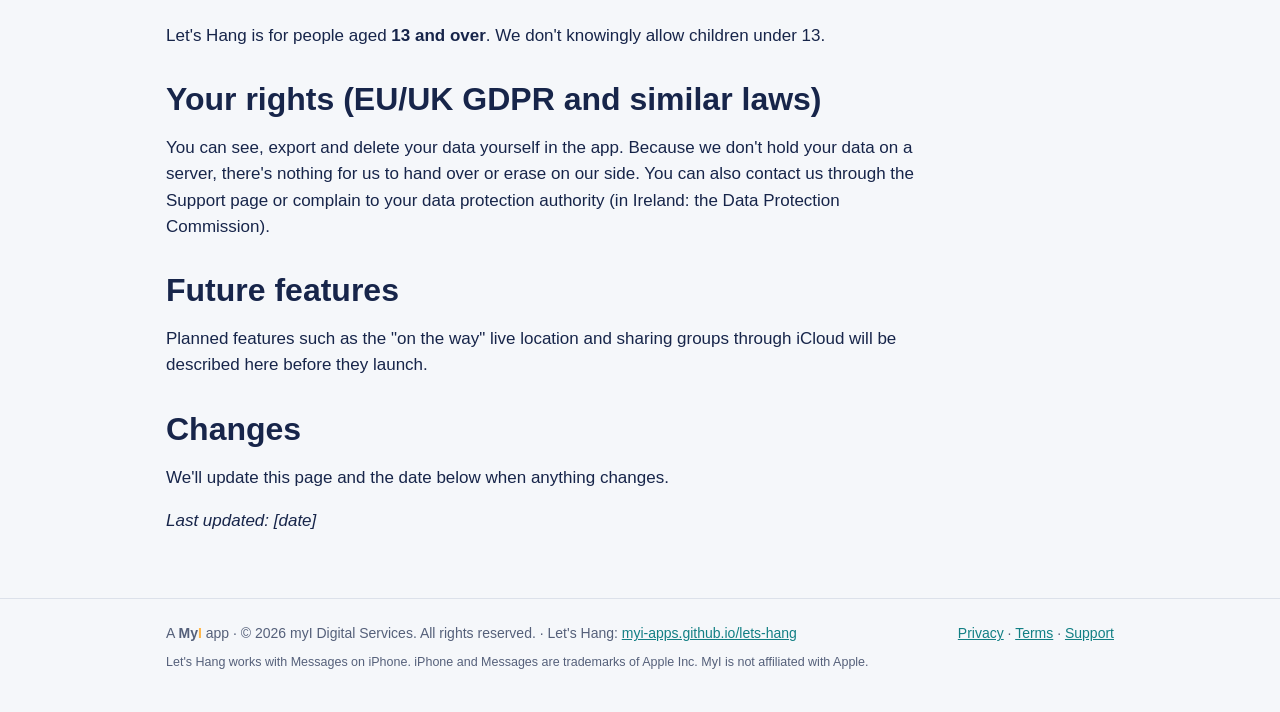
<file: lets-hang/privacy.html>
<!doctype html>
<html lang="en" dir="ltr">
<head>
<meta charset="utf-8">
<meta name="viewport" content="width=device-width, initial-scale=1, viewport-fit=cover">
<title>Let&#x27;s Hang privacy policy</title>
<meta name="description" content="How Let&#x27;s Hang handles your data: no account, no server.">
<meta name="color-scheme" content="light dark">
<meta name="referrer" content="no-referrer">
<link rel="icon" href="../assets/img/lets-hang-icon.png">
<link rel="stylesheet" href="../assets/css/site.css">
</head>
<body>
<a href="#main" class="wrap" style="position:absolute;left:-999px">Skip to content</a>
<header class="top"><div class="wrap">
<a class="brand" href="../index.html"><img src="../assets/img/myi-mark.png" alt=""><span><span class="myi">My<span class="i">I</span></span></span></a>
<nav aria-label="Let's Hang"><a href="../index.html#apps">Apps</a><a href="../lets-hang/">Let's Hang</a><a href="../lets-hang/faq.html">FAQ</a><a href="../lets-hang/support.html">Support</a><a href="../press/">Press</a></nav>
</div></header>
<main id="main" class="wrap">
<div class="prose"><h1>Privacy policy</h1><div class="note">Draft for review. Items in [brackets] will be completed before the app launches.</div><p><em>© 2026 myI Digital Services. Confidential.</em></p>
<h2>Who we are</h2>
<p>Let&#x27;s Hang is an app by myI Digital Services (MyI) ([address to add]; no company registered yet). Contact: see the Support page.</p>
<h2>The short version</h2>
<ul>
<li>Let&#x27;s Hang has <strong>no server and no account</strong>. We don&#x27;t collect, see or sell your data.</li>
<li>What the app stores (your groups, the people in them, their usual areas) stays <strong>on your iPhone</strong>.</li>
<li>Hang cards are sent in <strong>your Messages chats</strong> through Apple&#x27;s iMessage, like any message you send.</li>
<li>Your <strong>location</strong> is used on your iPhone to show distances and travel times. Let&#x27;s Hang doesn&#x27;t store it or send it anywhere.</li>
<li>You can <strong>export</strong> or <strong>delete</strong> everything at any time: Let&#x27;s Hang › Your data and privacy.</li>
</ul>
<h2>What the app handles</h2>
<p>| Data | Why | Where it lives | How long |</p>
<p>|---|---|---|---|</p>
<p>| Groups you create (name, type) | To plan hangs with the same people | Your iPhone only | Until you delete it |</p>
<p>| Members you add from Contacts (name, phone or email) | To message or call the group | Your iPhone only | Until you delete it |</p>
<p>| Usual areas you set for members | To suggest fair places to meet | Your iPhone only | Until you delete it |</p>
<p>| Hang details (place, time, votes, running late) | So the group can see them | Inside the cards in your Messages chats | As long as the chat keeps them |</p>
<p>| Your current location (while using the app) | Distance, travel times, directions | Used on your iPhone, not stored | Not kept |</p>
<p>We pick contacts through Apple&#x27;s contact picker, so Let&#x27;s Hang only sees the people you choose, not your address book.</p>
<h2>Surprise mode</h2>
<p>A surprise teaser only contains what the organisers switch on. Hidden details are not in the card at all.</p>
<h2>Other companies</h2>
<ul>
<li><strong>Apple</strong> delivers Messages, Maps and FaceTime under Apple&#x27;s own privacy policy.</li>
<li><strong>Google Maps</strong> opens only if you choose it for directions.</li>
<li>No advertising, analytics or tracking companies.</li>
</ul>
<h2>Children</h2>
<p>Let&#x27;s Hang is for people aged <strong>13 and over</strong>. We don&#x27;t knowingly allow children under 13.</p>
<h2>Your rights (EU/UK GDPR and similar laws)</h2>
<p>You can see, export and delete your data yourself in the app. Because we don&#x27;t hold your data on a server, there&#x27;s nothing for us to hand over or erase on our side. You can also contact us through the Support page or complain to your data protection authority (in Ireland: the Data Protection Commission).</p>
<h2>Future features</h2>
<p>Planned features such as the &quot;on the way&quot; live location and sharing groups through iCloud will be described here before they launch.</p>
<h2>Changes</h2>
<p>We&#x27;ll update this page and the date below when anything changes.</p>
<p><em>Last updated: [date]</em></p></div>
</main>
<footer><div class="wrap"><span>A <span class="myi">My<span class="i">I</span></span> app · © 2026 myI Digital Services. All rights reserved. · Let's Hang: <a href="https://myi-apps.github.io/lets-hang/">myi-apps.github.io/lets-hang</a></span>
<span><a href="../lets-hang/privacy.html">Privacy</a> · <a href="../lets-hang/terms.html">Terms</a> · <a href="../lets-hang/support.html">Support</a></span></div>
<div class="wrap" style="margin-top:8px;font-size:12.5px">Let's Hang works with Messages on iPhone. iPhone and Messages are trademarks of Apple Inc. MyI is not affiliated with Apple.</div></footer>
</body>
</html>
</file>
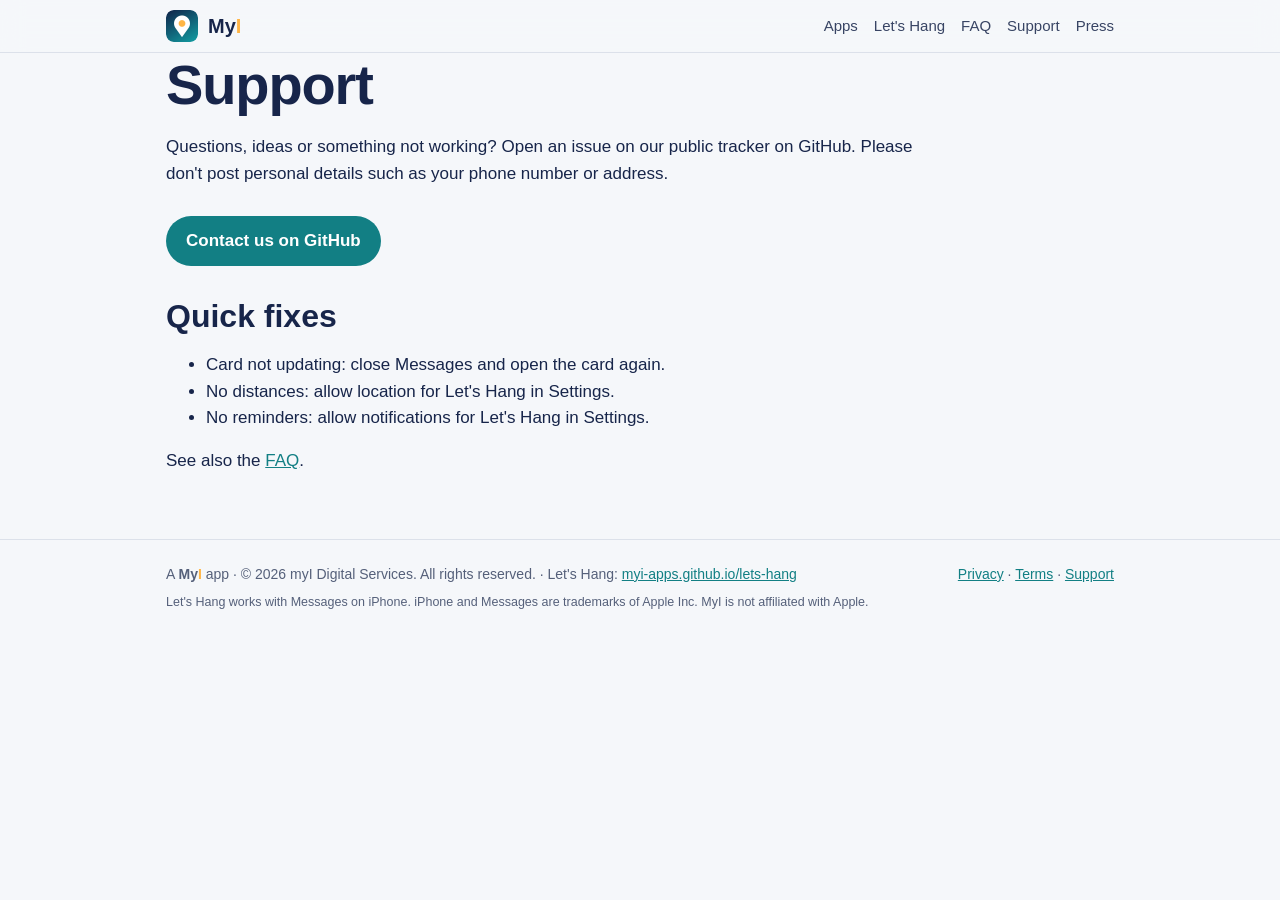
<file: lets-hang/support.html>
<!doctype html>
<html lang="en" dir="ltr">
<head>
<meta charset="utf-8">
<meta name="viewport" content="width=device-width, initial-scale=1, viewport-fit=cover">
<title>Let&#x27;s Hang support</title>
<meta name="description" content="Get help with Let&#x27;s Hang.">
<meta name="color-scheme" content="light dark">
<meta name="referrer" content="no-referrer">
<link rel="icon" href="../assets/img/lets-hang-icon.png">
<link rel="stylesheet" href="../assets/css/site.css">
</head>
<body>
<a href="#main" class="wrap" style="position:absolute;left:-999px">Skip to content</a>
<header class="top"><div class="wrap">
<a class="brand" href="../index.html"><img src="../assets/img/myi-mark.png" alt=""><span><span class="myi">My<span class="i">I</span></span></span></a>
<nav aria-label="Let's Hang"><a href="../index.html#apps">Apps</a><a href="../lets-hang/">Let's Hang</a><a href="../lets-hang/faq.html">FAQ</a><a href="../lets-hang/support.html">Support</a><a href="../press/">Press</a></nav>
</div></header>
<main id="main" class="wrap">
<div class="prose"><h1>Support</h1>
<p>Questions, ideas or something not working? Open an issue on our public tracker on GitHub. Please don't post personal details such as your phone number or address.</p>
<p><a class="cta" href="https://github.com/myi-apps/myi-apps.github.io/issues">Contact us on GitHub</a></p>
<h2>Quick fixes</h2>
<ul><li>Card not updating: close Messages and open the card again.</li><li>No distances: allow location for Let's Hang in Settings.</li><li>No reminders: allow notifications for Let's Hang in Settings.</li></ul>
<p>See also the <a href="faq.html">FAQ</a>.</p></div>
</main>
<footer><div class="wrap"><span>A <span class="myi">My<span class="i">I</span></span> app · © 2026 myI Digital Services. All rights reserved. · Let's Hang: <a href="https://myi-apps.github.io/lets-hang/">myi-apps.github.io/lets-hang</a></span>
<span><a href="../lets-hang/privacy.html">Privacy</a> · <a href="../lets-hang/terms.html">Terms</a> · <a href="../lets-hang/support.html">Support</a></span></div>
<div class="wrap" style="margin-top:8px;font-size:12.5px">Let's Hang works with Messages on iPhone. iPhone and Messages are trademarks of Apple Inc. MyI is not affiliated with Apple.</div></footer>
</body>
</html>
</file>
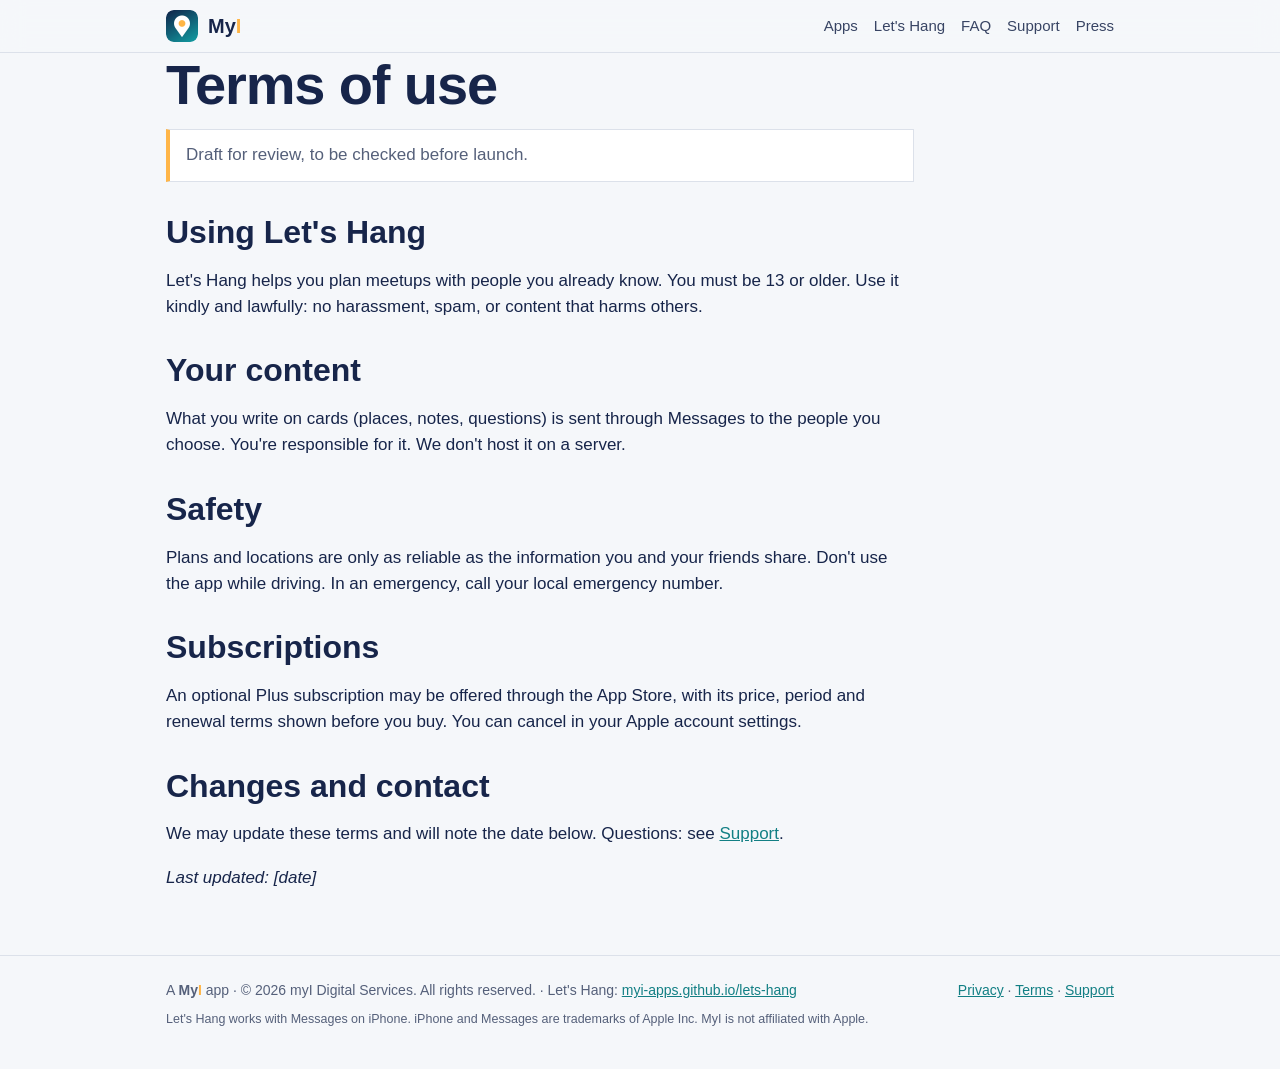
<file: lets-hang/terms.html>
<!doctype html>
<html lang="en" dir="ltr">
<head>
<meta charset="utf-8">
<meta name="viewport" content="width=device-width, initial-scale=1, viewport-fit=cover">
<title>Let&#x27;s Hang terms of use</title>
<meta name="description" content="Terms of use for Let&#x27;s Hang.">
<meta name="color-scheme" content="light dark">
<meta name="referrer" content="no-referrer">
<link rel="icon" href="../assets/img/lets-hang-icon.png">
<link rel="stylesheet" href="../assets/css/site.css">
</head>
<body>
<a href="#main" class="wrap" style="position:absolute;left:-999px">Skip to content</a>
<header class="top"><div class="wrap">
<a class="brand" href="../index.html"><img src="../assets/img/myi-mark.png" alt=""><span><span class="myi">My<span class="i">I</span></span></span></a>
<nav aria-label="Let's Hang"><a href="../index.html#apps">Apps</a><a href="../lets-hang/">Let's Hang</a><a href="../lets-hang/faq.html">FAQ</a><a href="../lets-hang/support.html">Support</a><a href="../press/">Press</a></nav>
</div></header>
<main id="main" class="wrap">
<div class="prose"><h1>Terms of use</h1>
<div class="note">Draft for review, to be checked before launch.</div>
<h2>Using Let's Hang</h2><p>Let's Hang helps you plan meetups with people you already know. You must be 13 or older. Use it kindly and lawfully: no harassment, spam, or content that harms others.</p>
<h2>Your content</h2><p>What you write on cards (places, notes, questions) is sent through Messages to the people you choose. You're responsible for it. We don't host it on a server.</p>
<h2>Safety</h2><p>Plans and locations are only as reliable as the information you and your friends share. Don't use the app while driving. In an emergency, call your local emergency number.</p>
<h2>Subscriptions</h2><p>An optional Plus subscription may be offered through the App Store, with its price, period and renewal terms shown before you buy. You can cancel in your Apple account settings.</p>
<h2>Changes and contact</h2><p>We may update these terms and will note the date below. Questions: see <a href="support.html">Support</a>.</p>
<p><em>Last updated: [date]</em></p></div>
</main>
<footer><div class="wrap"><span>A <span class="myi">My<span class="i">I</span></span> app · © 2026 myI Digital Services. All rights reserved. · Let's Hang: <a href="https://myi-apps.github.io/lets-hang/">myi-apps.github.io/lets-hang</a></span>
<span><a href="../lets-hang/privacy.html">Privacy</a> · <a href="../lets-hang/terms.html">Terms</a> · <a href="../lets-hang/support.html">Support</a></span></div>
<div class="wrap" style="margin-top:8px;font-size:12.5px">Let's Hang works with Messages on iPhone. iPhone and Messages are trademarks of Apple Inc. MyI is not affiliated with Apple.</div></footer>
</body>
</html>
</file>
<file: assets/css/site.css>
/* MyI site: Apple-native feel, system fonts, light + dark, mobile-first, RTL-ready (logical properties). */
:root{--bg:#F5F7FA;--card:#FFFFFF;--ink:#17254A;--muted:#55607A;--line:#DCE1EA;--teal:#127F84;--teal-bg:#E1F3F3;--amber:#FFB547;--amber-ink:#5A3A00;--coming:#6B5BB5;--coming-bg:#EEEBFA;
  --f:-apple-system,BlinkMacSystemFont,"SF Pro Text","Segoe UI",Roboto,"Helvetica Neue",Arial,sans-serif;--fr:ui-rounded,"SF Pro Rounded",-apple-system,BlinkMacSystemFont,"Segoe UI",sans-serif}
@media (prefers-color-scheme:dark){:root{--bg:#0E1424;--card:#172038;--ink:#E9EEF8;--muted:#A6B0C5;--line:#2A3553;--teal:#4CC9CD;--teal-bg:#123A40;--coming:#B3A8F2;--coming-bg:#2A2550;color-scheme:dark}}
*{box-sizing:border-box}
html{-webkit-text-size-adjust:100%}
body{margin:0;background:var(--bg);color:var(--ink);font-family:var(--f);font-size:17px;line-height:1.55}
a{color:var(--teal)}
a:focus-visible,button:focus-visible{outline:3px solid var(--amber);outline-offset:2px;border-radius:6px}
.wrap{max-width:980px;margin:0 auto;padding-inline:max(16px,env(safe-area-inset-left,0px))}
header.top{position:sticky;top:0;z-index:5;background:color-mix(in srgb,var(--bg) 88%,transparent);backdrop-filter:saturate(1.6) blur(12px);-webkit-backdrop-filter:saturate(1.6) blur(12px);border-bottom:1px solid var(--line)}
header.top .wrap{display:flex;align-items:center;justify-content:space-between;gap:12px;padding-block:10px;flex-wrap:wrap}
.brand{display:flex;align-items:center;gap:10px;text-decoration:none;color:var(--ink);font-family:var(--fr);font-weight:800;font-size:20px}
.brand img{width:32px;height:32px;border-radius:8px}
nav a{color:var(--ink);text-decoration:none;font-size:15px;margin-inline-start:16px;opacity:.85}
nav a:hover{opacity:1;text-decoration:underline}
h1,h2,h3{font-family:var(--fr);line-height:1.15;text-wrap:balance}
h1{font-size:clamp(34px,7vw,56px);font-weight:800;margin:0 0 12px;letter-spacing:-.02em}
h2{font-size:clamp(24px,4vw,32px);font-weight:800;margin:48px 0 14px}
h3{font-size:19px;margin:0 0 6px}
.lede{font-size:clamp(18px,2.6vw,21px);color:var(--muted);max-width:40em}
.hero{padding-block:48px 24px;display:grid;grid-template-columns:1fr;gap:28px;align-items:center}
@media(min-width:820px){.hero{grid-template-columns:1.2fr .8fr}}
.hero img.phone{width:100%;max-width:320px;justify-self:center;border-radius:36px;border:1px solid var(--line);box-shadow:0 12px 40px rgba(16,32,64,.18)}
.cta{display:inline-flex;align-items:center;gap:8px;background:var(--teal);color:#fff;text-decoration:none;font-weight:600;padding:12px 20px;border-radius:999px;margin-block-start:12px}
@media (prefers-color-scheme:dark){.cta{color:#06282A}}
.cta.soon{background:var(--card);color:var(--ink);border:1px solid var(--line)}
.grid{display:grid;gap:14px;grid-template-columns:repeat(auto-fill,minmax(260px,1fr))}
.card{background:var(--card);border:1px solid var(--line);border-radius:16px;padding:16px 18px;min-width:0}
.card p{margin:4px 0 0;color:var(--muted);font-size:15.5px}
.badge{display:inline-block;font-size:12px;font-weight:700;letter-spacing:.04em;text-transform:uppercase;padding:2px 8px;border-radius:6px;margin-block-end:8px}
.built{background:var(--teal-bg);color:var(--teal)}
.coming{background:var(--coming-bg);color:var(--coming)}
.shots{display:flex;gap:14px;overflow-x:auto;padding-block:6px 14px;scroll-snap-type:x mandatory}
.shots figure{margin:0;flex:0 0 auto;width:min(240px,70vw);scroll-snap-align:start}
.shots img{width:100%;border-radius:22px;border:1px solid var(--line)}
figcaption{font-size:14px;color:var(--muted);margin-top:6px}
.videos{display:grid;gap:16px;grid-template-columns:repeat(auto-fill,minmax(220px,1fr))}
video{width:100%;border-radius:18px;border:1px solid var(--line);background:#000}
details{background:var(--card);border:1px solid var(--line);border-radius:14px;padding:12px 16px;margin-block-end:10px}
summary{cursor:pointer;font-weight:600}
.prose{max-width:44em}
.prose h2{margin-top:32px}
.note{background:var(--card);border:1px solid var(--line);border-inline-start:4px solid var(--amber);border-radius:0;padding:12px 16px;color:var(--muted)}
footer{margin-top:64px;border-top:1px solid var(--line);padding-block:24px 40px;color:var(--muted);font-size:14px}
footer .wrap{display:flex;justify-content:space-between;gap:10px;flex-wrap:wrap}
.myi{font-family:var(--fr);font-weight:800}
.myi .i{color:var(--amber)}
@media (prefers-reduced-motion:reduce){*{scroll-behavior:auto!important}}

.apps{display:grid;gap:16px}
.app .apphead{display:flex;gap:16px;align-items:center;margin-bottom:6px}
.app .apphead img{border-radius:18px;flex:none}
.app h3{margin:0;font-size:22px}
.app .tag{margin:2px 0 0;font-weight:600;color:var(--ink)}
.app .feats{margin:10px 0 4px;padding-inline-start:20px;color:var(--muted)}
.app .feats li{margin:4px 0}
.app .feats strong{color:var(--ink)}
.jump{font-size:14px}
.tiles{display:grid;gap:12px;grid-template-columns:repeat(4,minmax(0,1fr));margin-bottom:22px}
@media (max-width:720px){.tiles{grid-template-columns:repeat(2,minmax(0,1fr))}}
.tile{display:flex;flex-direction:column;align-items:center;text-align:center;gap:4px;padding:14px 10px;background:var(--card);border:1px solid var(--line);border-radius:16px;text-decoration:none;color:inherit}
.tile:hover{border-color:var(--teal)}
.tile img{border-radius:15px;margin-bottom:4px}
.tile b{font-size:16px}
.tile .st{font-size:11.5px;font-weight:700;letter-spacing:.04em;text-transform:uppercase;color:var(--coming)}
.tile .ln{font-size:13px;color:var(--muted)}
</file>
